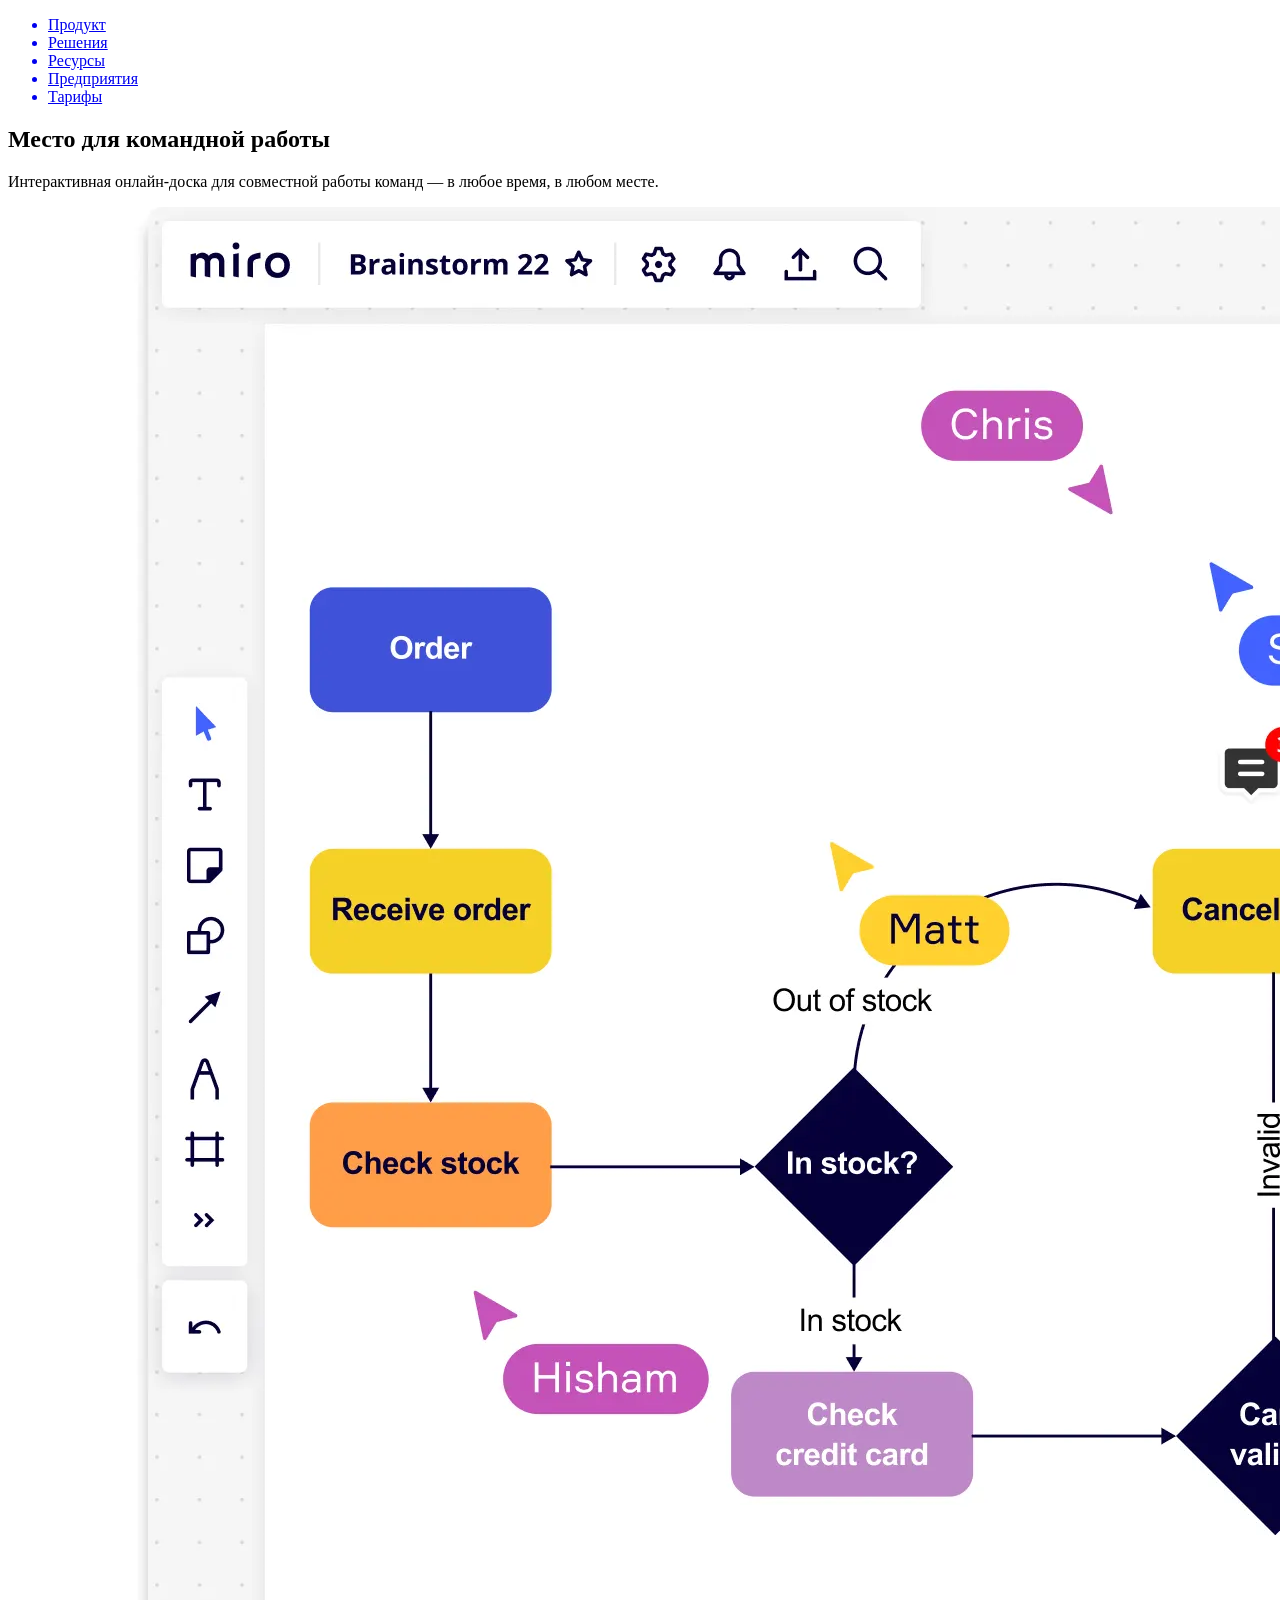
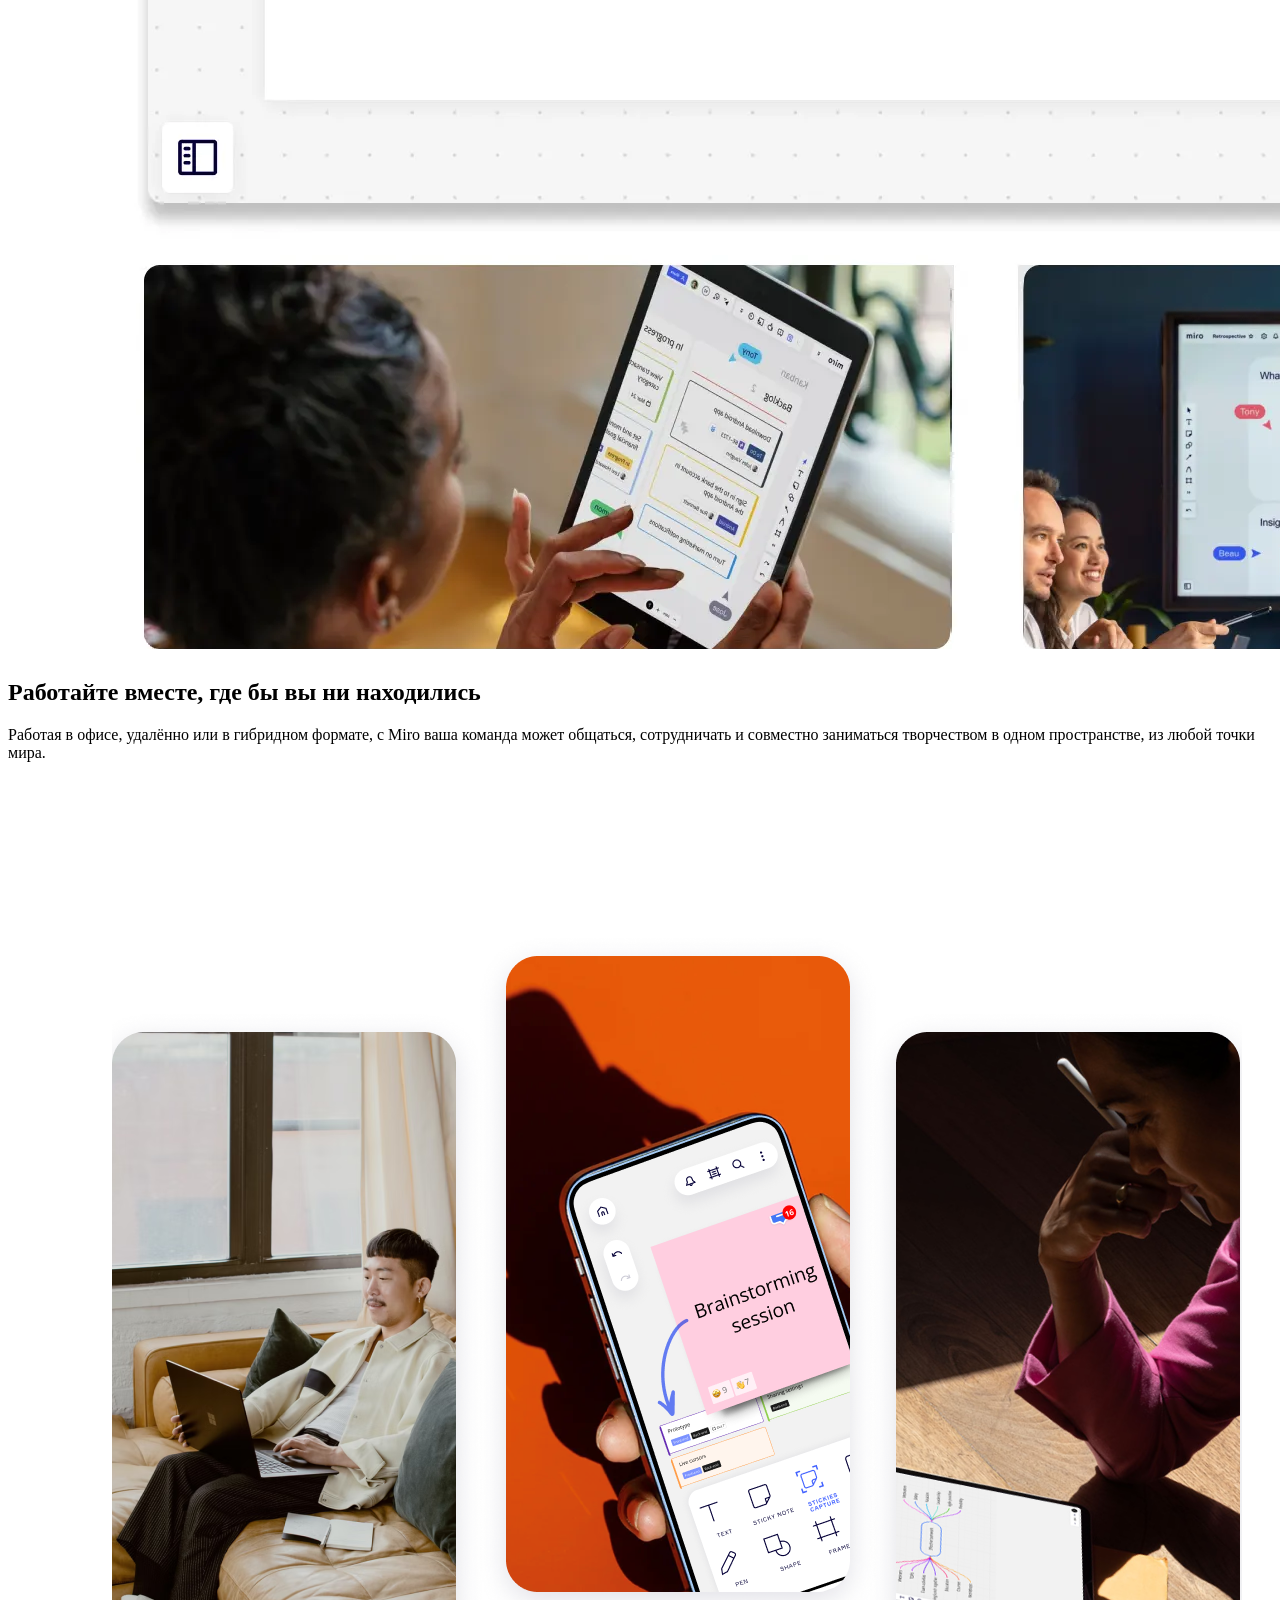
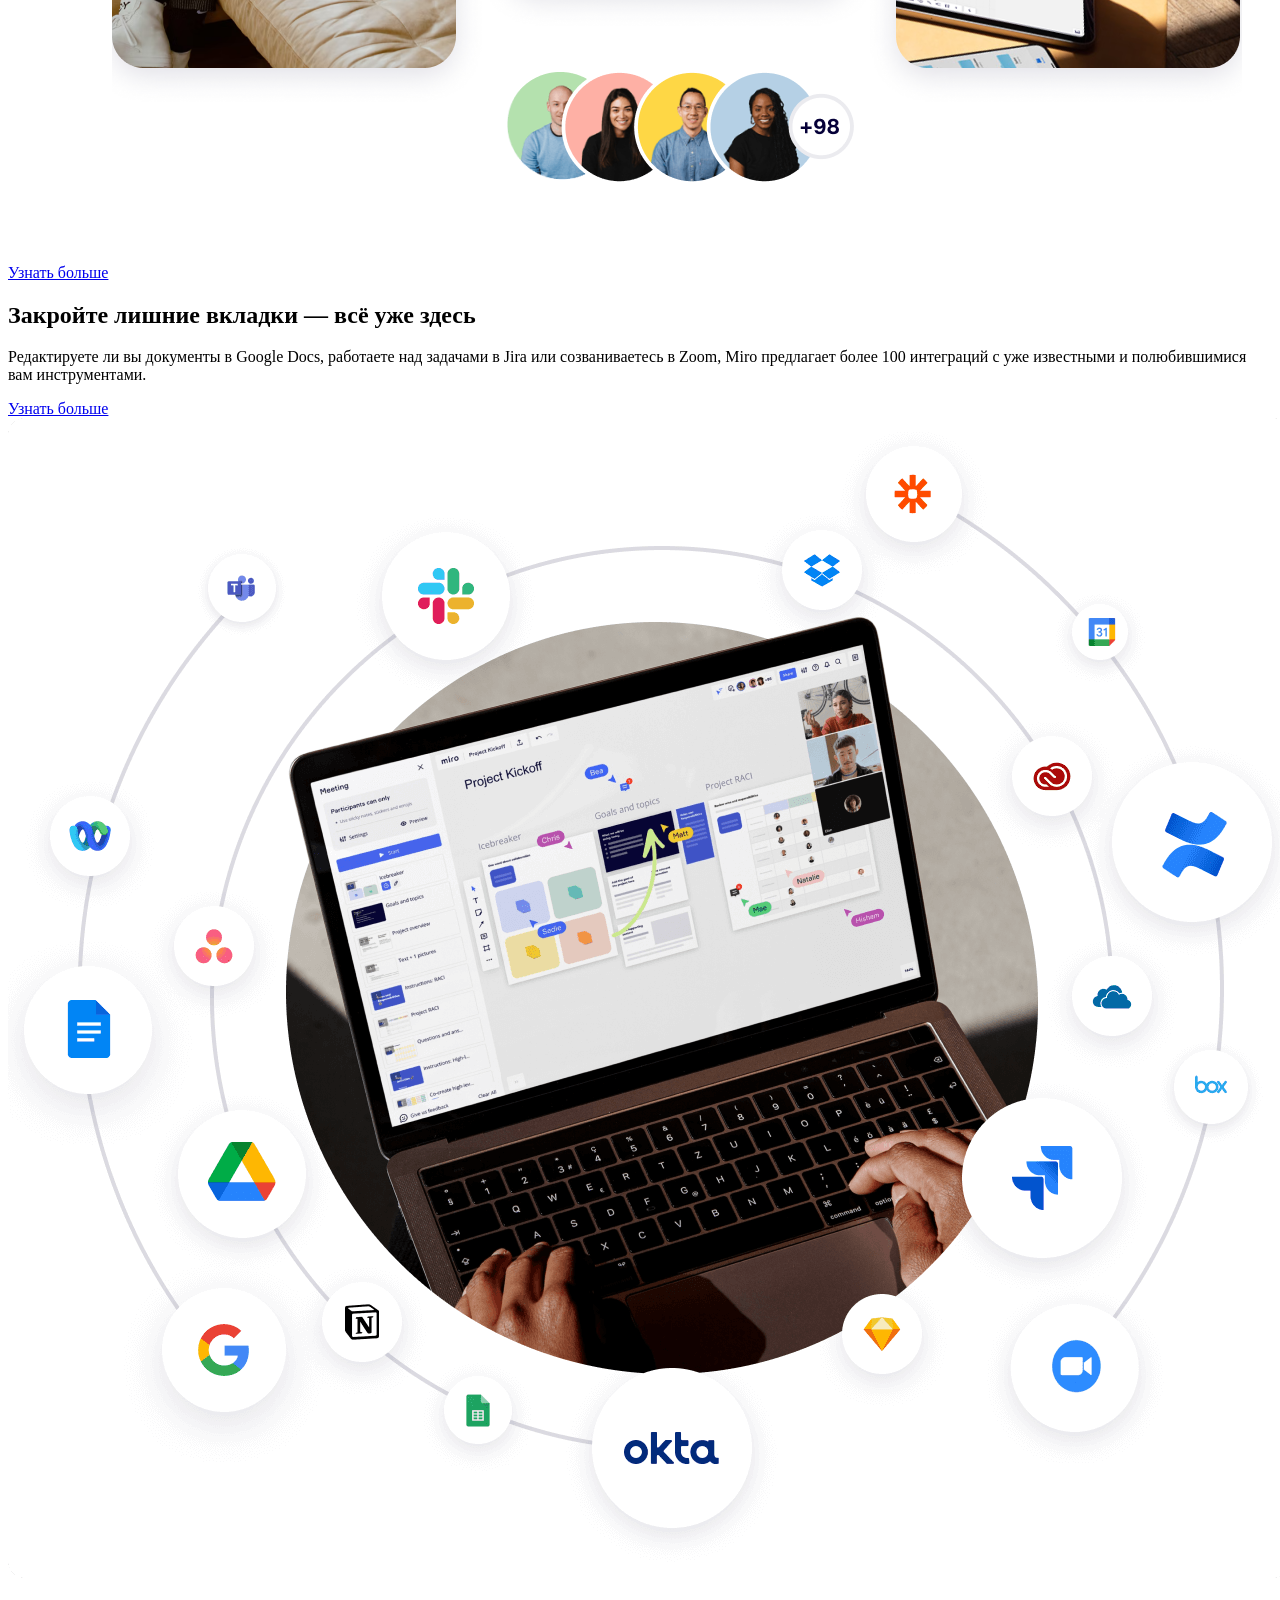
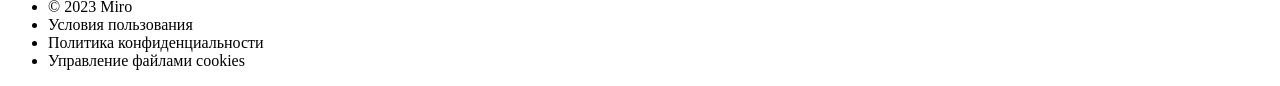
<file: index.html>
<!DOCTYPE html>
<html lang="en">
<head>
    <meta charset="UTF-8">
    <meta name="viewport" content="width=device-width, initial-scale=1.0">
    <title>Miro</title>
</head>
<body>
    <header>
        <nav>
            <ul>
                <a href="#"><li>Продукт</li></a>
                <a href="#"><li>Решения</li></a>
                <a href="#"><li>Ресурсы</li></a>
                <a href="#"><li>Предприятия</li></a>
                <a href="#"><li>Тарифы</li></a>
            </ul>
        </nav>
    </header>
    <main>
        <section>
            <h1>Место для командной работы</h1>
            <p>Интерактивная онлайн-доска для совместной работы команд — в любое время, в любом месте.</p>
            <form action="/register" method="get"></form>
            <img src="/img/section-1.png" alt="section-1">
        </section>
        <section>
            <h1>Работайте вместе, где бы вы ни находились</h1>
            <p>Работая в офисе, удалённо или в гибридном формате, с Miro ваша команда может общаться, сотрудничать и совместно заниматься творчеством в одном пространстве, из любой точки мира.</p>
            <a href="#">Узнать больше</a>
            <img src="/img/section-2.png" alt="section-2">
        </section>
        <section>
            <h1>Закройте лишние вкладки — всё уже здесь</h1>
            <p>Редактируете ли вы документы в Google Docs, работаете над задачами в Jira или созваниваетесь в Zoom, Miro предлагает более 100 интеграций с уже известными и полюбившимися вам инструментами.</p>
            <a href="#">Узнать больше</a>
            <img src="/img/section-3.png" alt="section-3">
        </section>
    </main>
    <footer>
        <ul>
            <li>© 2023 Miro</li>
            <li>Условия пользования</li>
            <li>Политика конфиденциальности</li>
            <li>Управление файлами cookies</li>
        </ul>
    </footer>
</body>
</html>
</file>
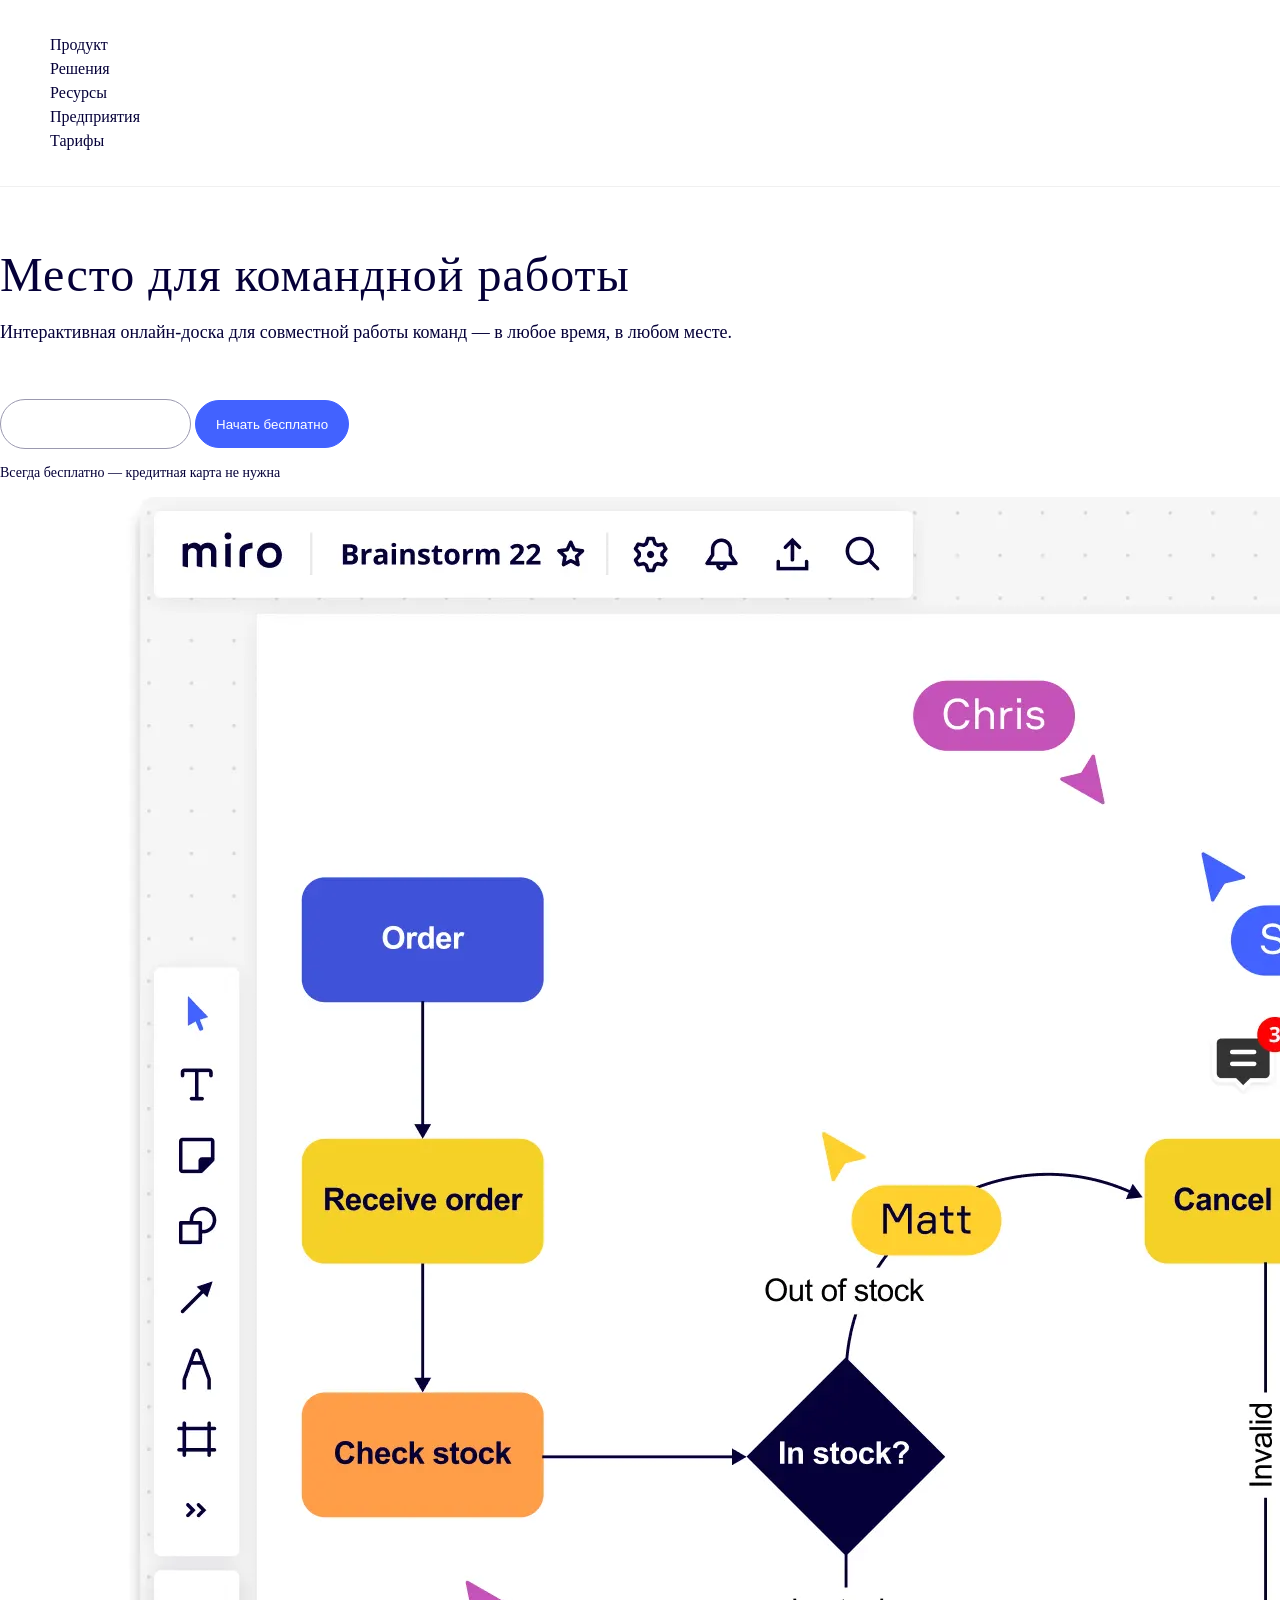
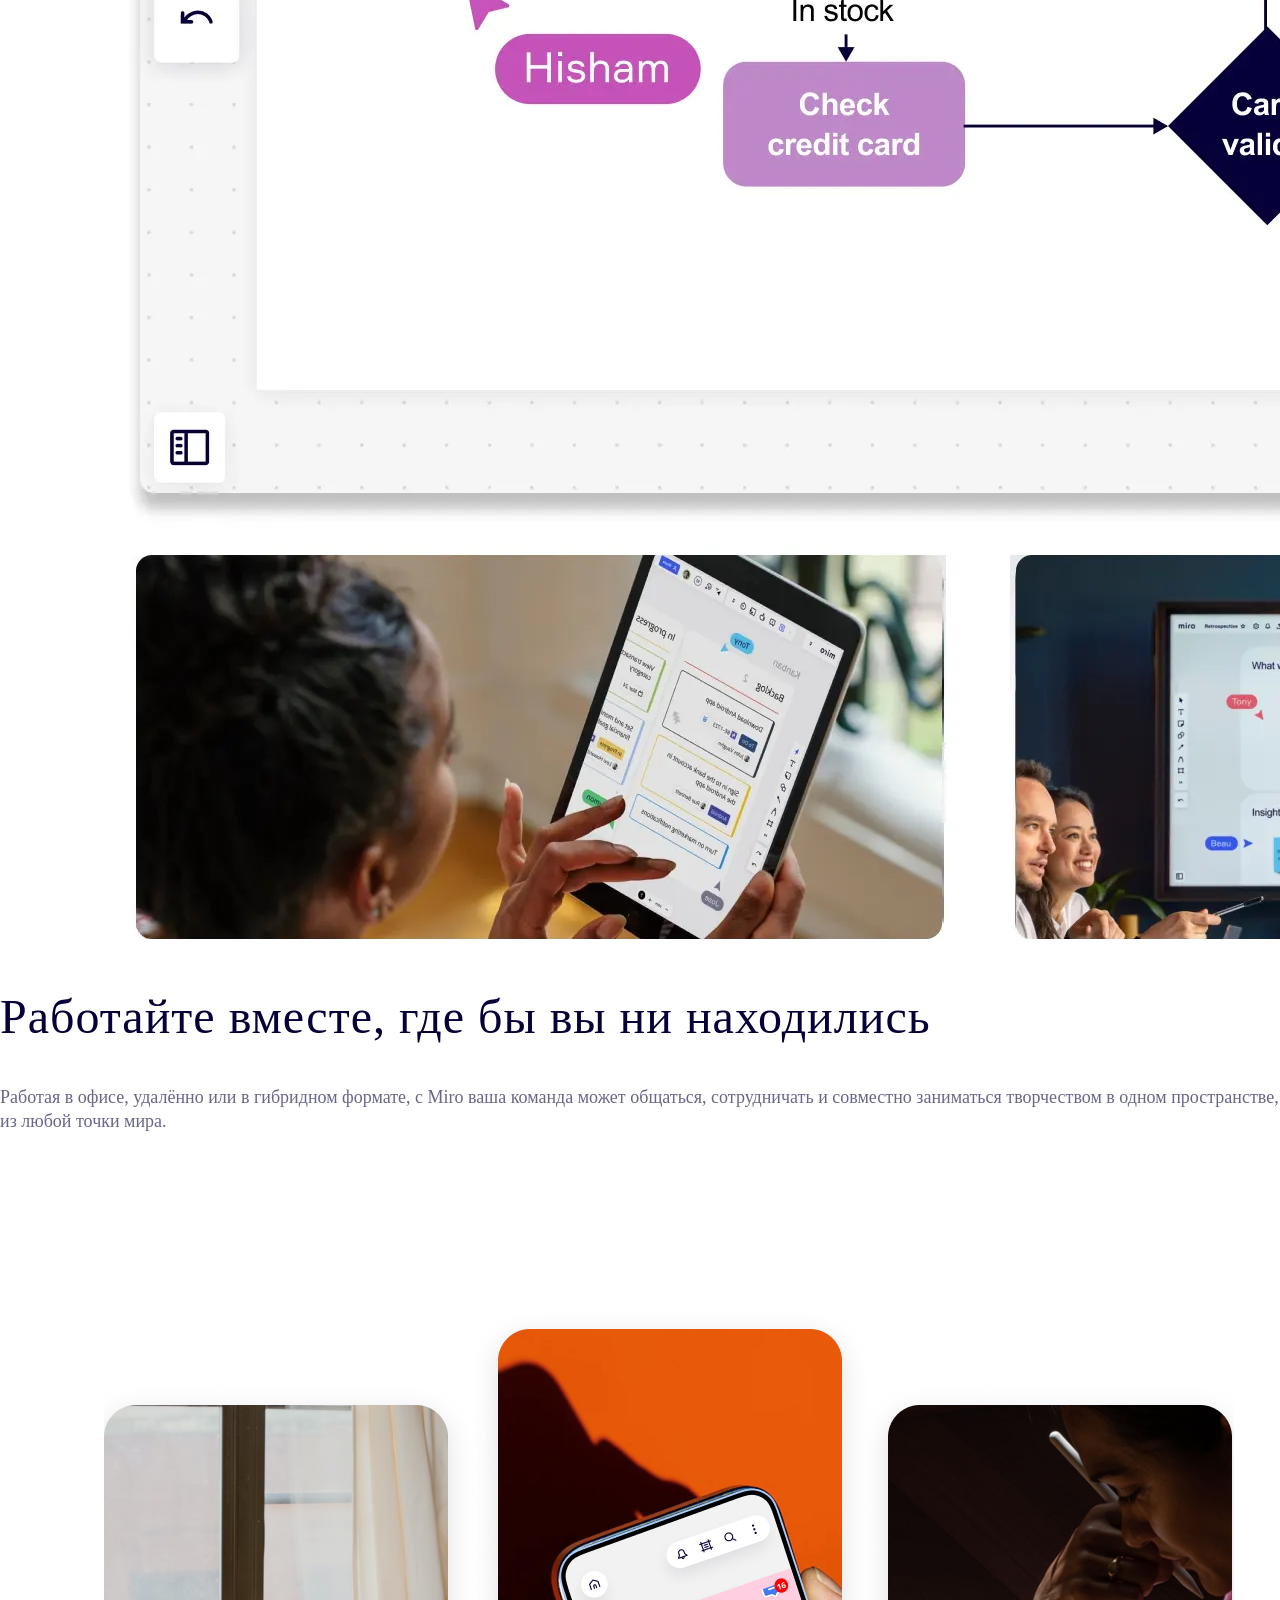
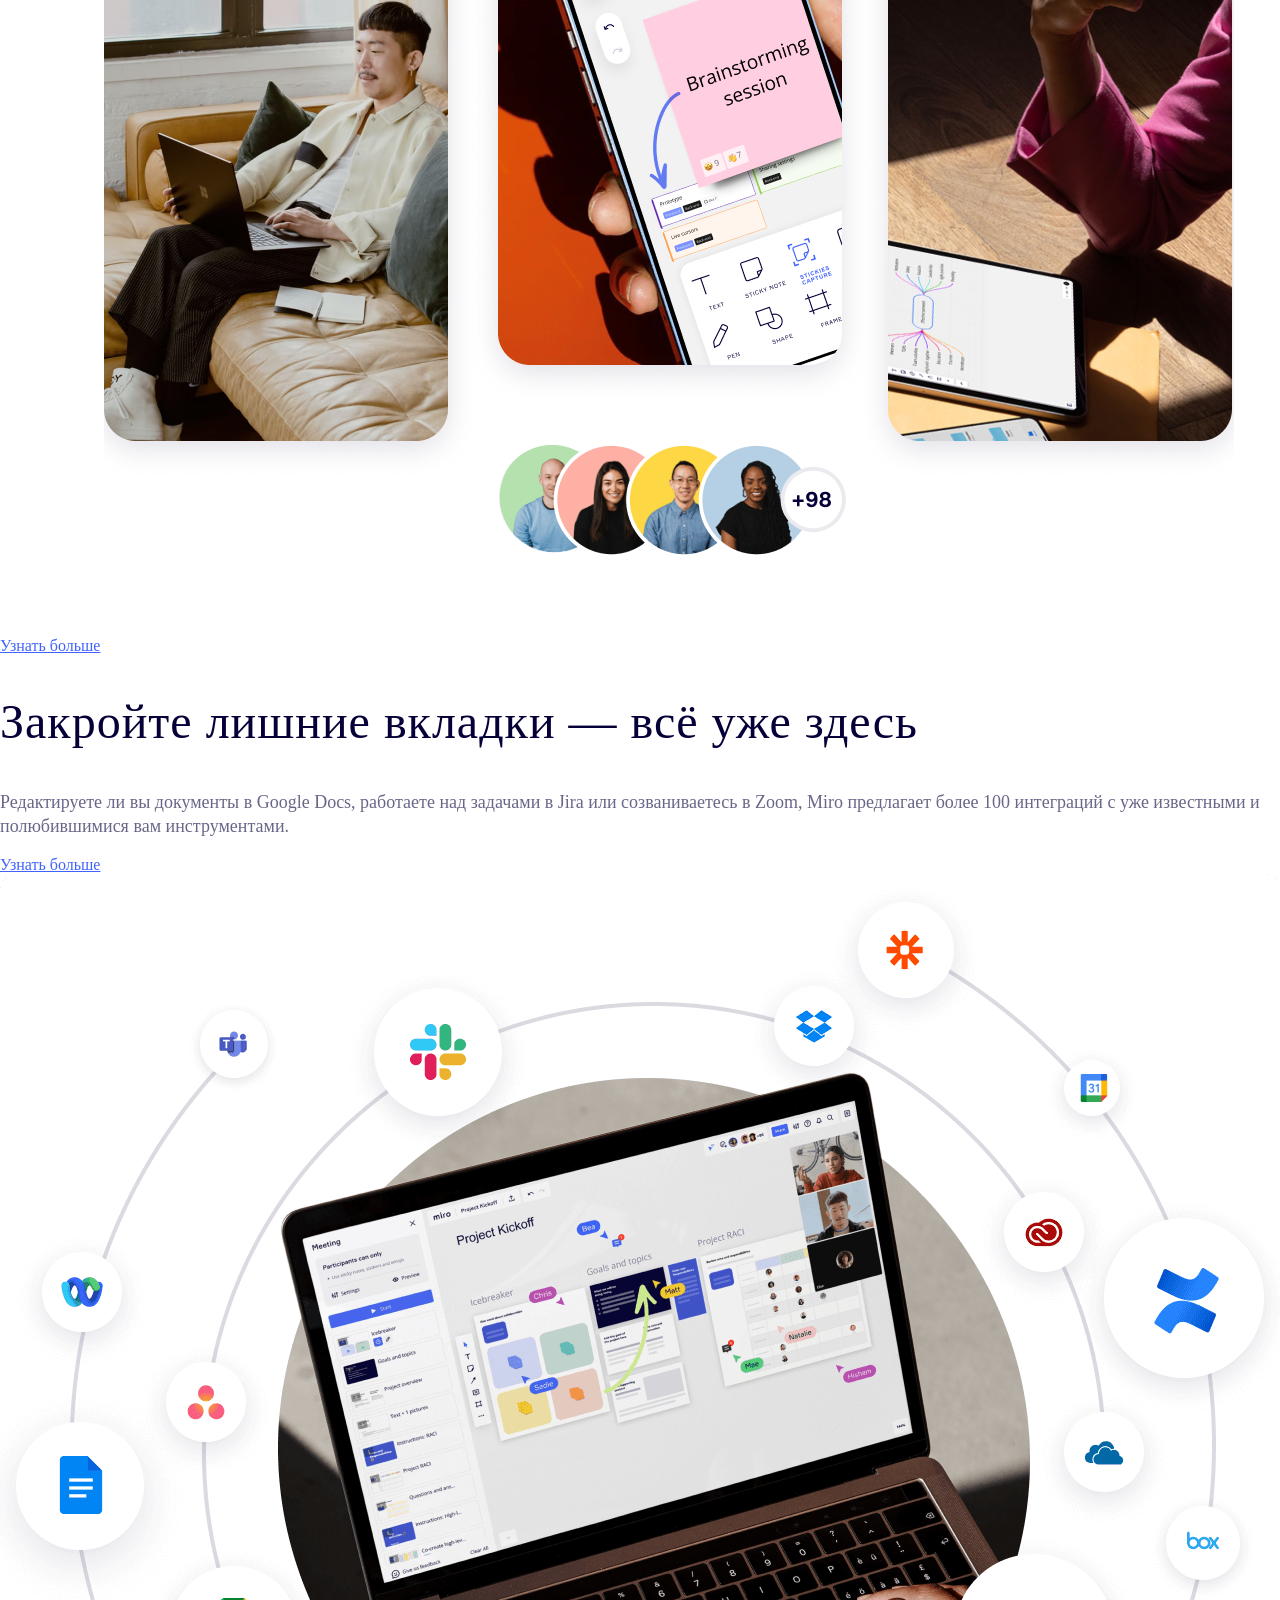
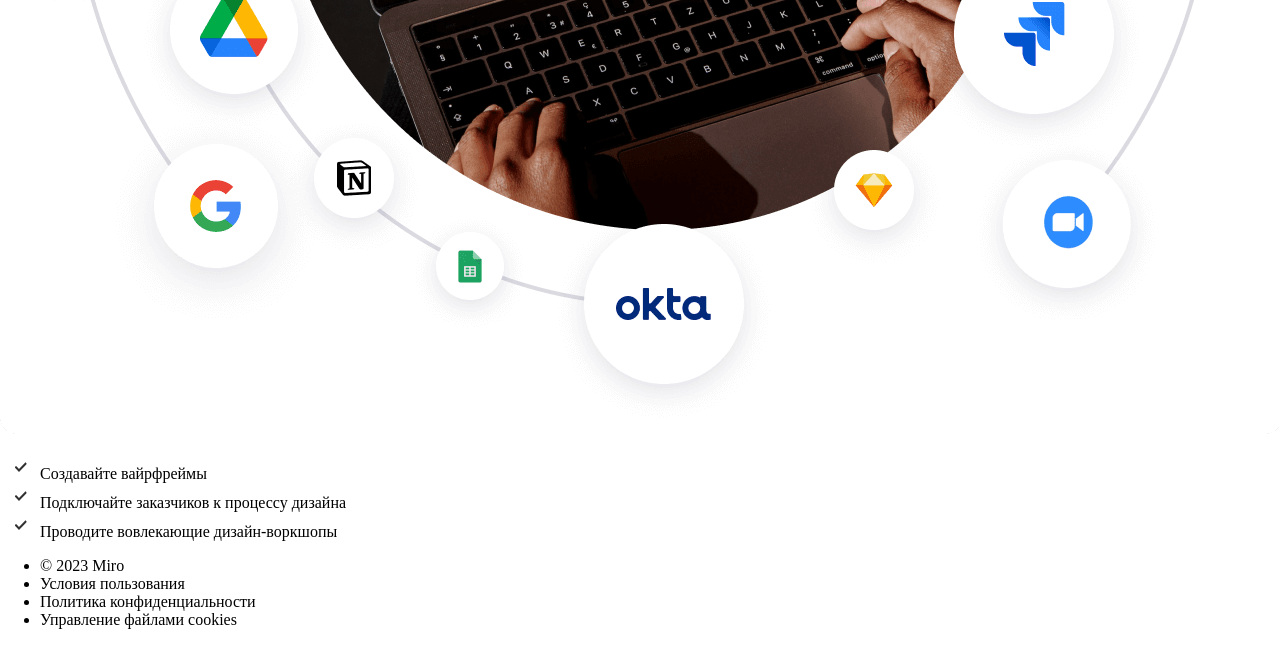
<file: 1-Miro/index.html>
<!DOCTYPE html>
<html lang="en">
<head>
    <meta charset="UTF-8">
    <meta name="viewport" content="width=device-width, initial-scale=1.0">
    <title>Miro</title>
    <link rel="stylesheet" href="/1-Miro/styles/styles.css">
</head>
<body>
    <header>
        <nav>
            <ul>
                <a href="#"><li>Продукт</li></a>
                <a href="#"><li>Решения</li></a>
                <a href="#"><li>Ресурсы</li></a>
                <a href="#"><li>Предприятия</li></a>
                <a href="#"><li>Тарифы</li></a>
            </ul>
        </nav>
    </header>
    <main>
        <section>
            <h1>Место для командной работы</h1>
            <p class="heroText">Интерактивная онлайн-доска для совместной работы команд — в любое время, в любом месте.</p>
            <form action="/register" method="get" class="heroForm">
                <input type="email" name="email" id="email">
                <button id="heroButton">Начать бесплатно</button>
            </form>
            <p>Всегда бесплатно — кредитная карта не нужна</p>
            <img src="/1-Miro/img/section-1.png" alt="section-1">
        </section>
        <section>
            <h2>Работайте вместе, где бы вы ни находились</h2>
            <p class="sectionText">Работая в офисе, удалённо или в гибридном формате, с Miro ваша команда может общаться, сотрудничать и совместно заниматься творчеством в одном пространстве, из любой точки мира.</p>
            <a href="#" class="link">Узнать больше</a>
            <img src="/1-Miro//img/section-2.png" alt="section-2">
        </section>
        <section>
            <h2>Закройте лишние вкладки — всё уже здесь</h2>
            <p class="sectionText">Редактируете ли вы документы в Google Docs, работаете над задачами в Jira или созваниваетесь в Zoom, Miro предлагает более 100 интеграций с уже известными и полюбившимися вам инструментами.</p>
            <a href="#" class="link">Узнать больше</a>
            <img src="/1-Miro//img/section-3.png" alt="section-3">
        </section>
    </main>
    <ul class="sectionList">
        <li>Создавайте вайрфреймы</li>
        <li>Подключайте заказчиков к процессу дизайна</li>
        <li>Проводите вовлекающие дизайн-воркшопы</li>
    </ul>
    <footer>
        <ul>
            <li>© 2023 Miro</li>
            <li>Условия пользования</li>
            <li>Политика конфиденциальности</li>
            <li>Управление файлами cookies</li>
        </ul>
    </footer>
</body>
</html>
</file>
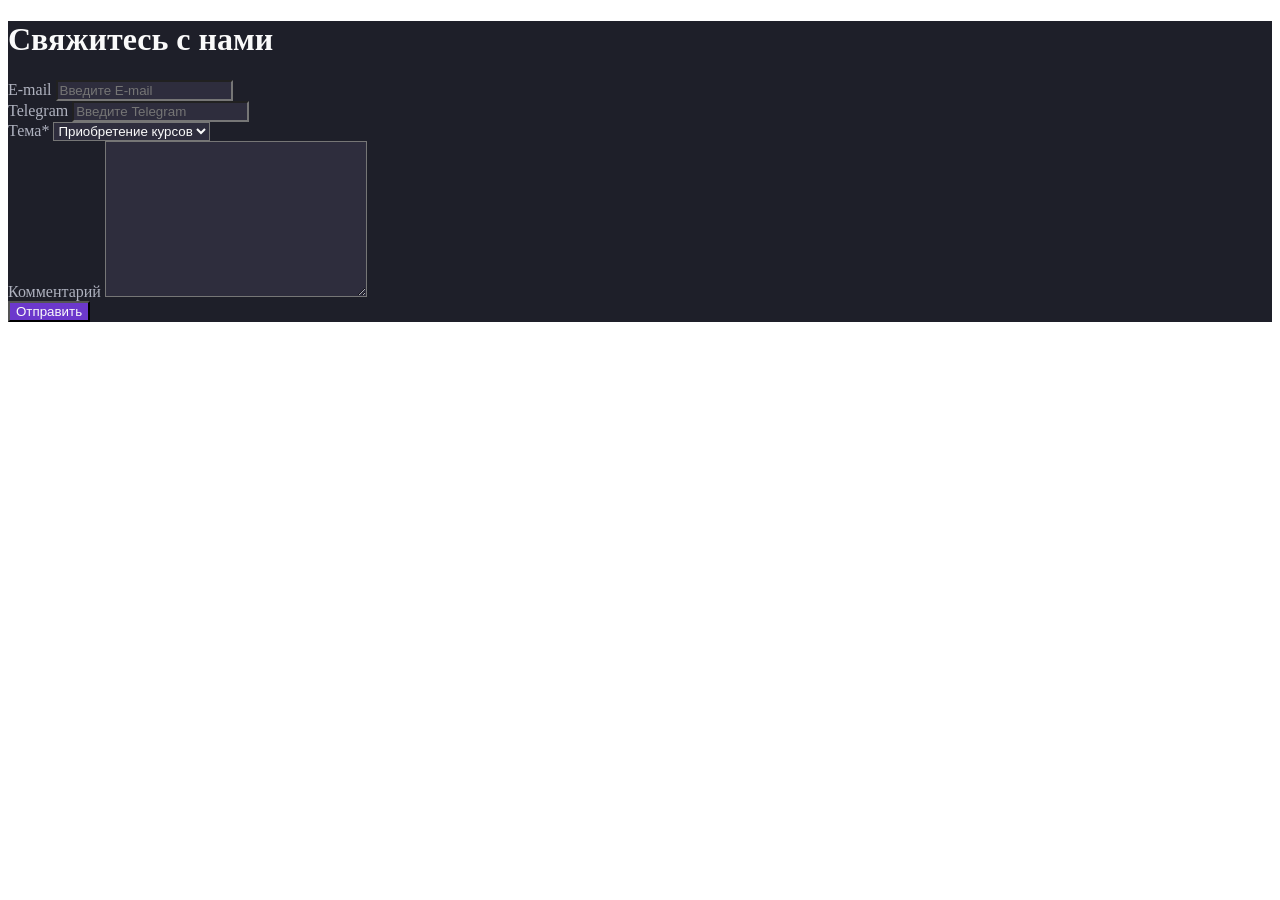
<file: demo.html>
<!DOCTYPE html>
<html lang="en">
<head>
    <meta charset="UTF-8">
    <meta name="viewport" content="width=device-width, initial-scale=1.0">
    <title>Demo</title>
    <link rel="stylesheet" href="/styles/style.css">
</head>
<body>
    <main>
        <h1>Свяжитесь с нами</h1>
        <form action="#">
            <div>
                <label for="email">E-mail</label>
                <input type="email" name="email" id="email" placeholder="Введите E-mail" required >

            </div>
            <div>
                <label for="telegram">Telegram</label>
                <input type="text" name="telegram" id="telegram" placeholder="Введите Telegram">
            </div>
            <div>
                <label for="topic">Тема*</label>
                <select name="topic" id="topic">
                    <option value="courses">Приобретение курсов</option>
                    <option value="feedback">Обратная связь</option>
                </select> 
            </div>
            <div>
                <label for="comment">Комментарий</label>
                <textarea name="comment" id="comment" cols="30" rows="10"></textarea>
            </div>
            <button>Отправить</button>
        </form>
    </main>
</body>
</html>
</file>
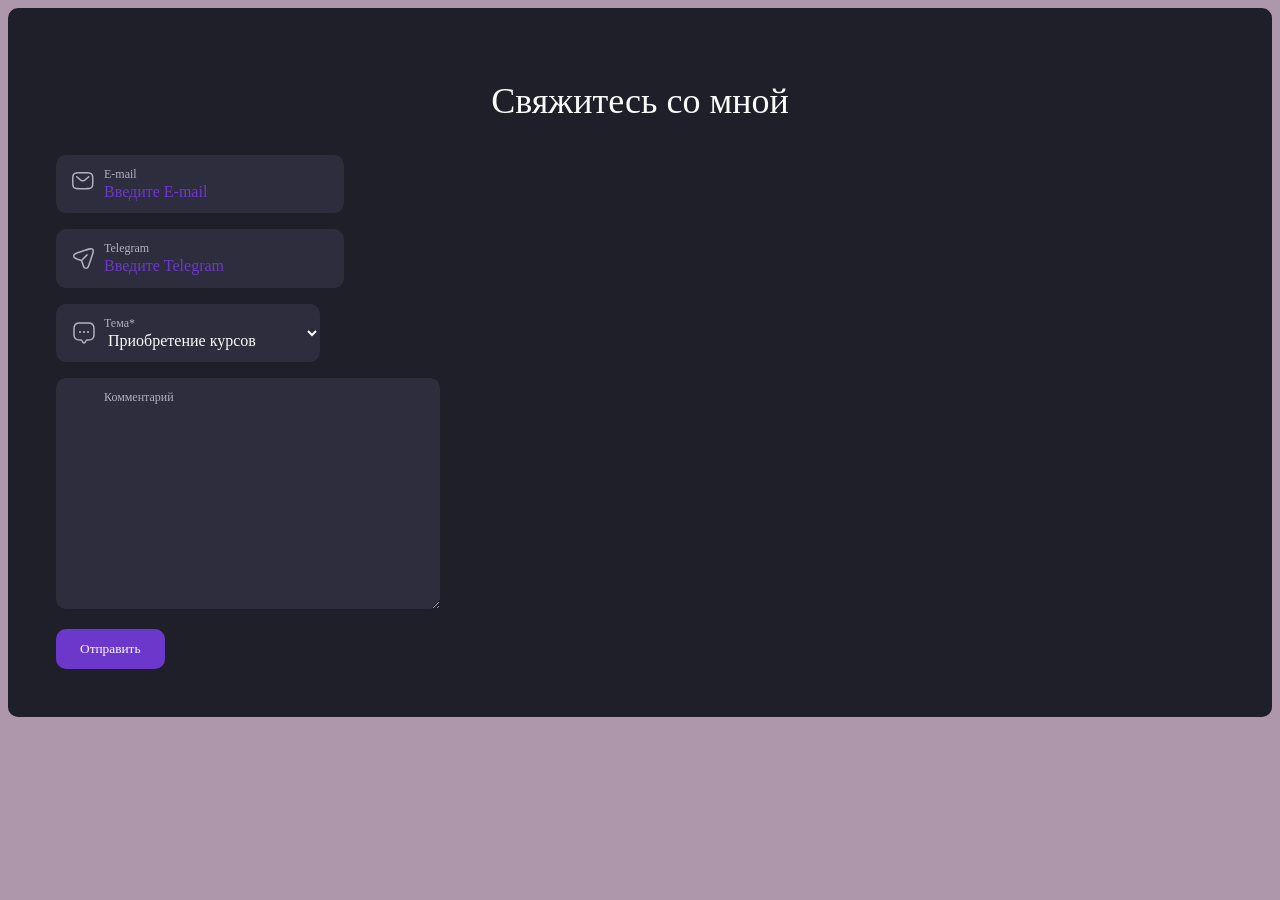
<file: 2-PurpleForms/demo.html>
<!DOCTYPE html>
<html lang="en">
<head>
    <meta charset="UTF-8">
    <meta name="viewport" content="width=device-width, initial-scale=1.0">
    <title>Demo</title>
    <link rel="stylesheet" href="/2-PurpleForms/styles/style.css">
</head>
<body>
    <main>
        <h1>Свяжитесь со мной</h1>
        <form action="#">
            <div class="field">
                <img src="./images/Vector.svg" alt="иконка сообщения" srcset="">
                <label for="email">E-mail</label>
                <input type="email" name="email" id="email" placeholder="Введите E-mail" required >

            </div>
            <div class="field">
                <img src="./images/telegram.svg" alt="иконка телеграм" srcset="">
                <label for="telegram">Telegram</label>
                <input type="text" name="telegram" id="telegram" placeholder="Введите Telegram">
            </div>
            <div class="field">
                <img src="./images/topic.svg" alt="иконка диалога" srcset="">
                <label for="topic">Тема*</label>
                <select name="topic" id="topic">
                    <option value="courses">Приобретение курсов</option>
                    <option value="feedback">Обратная связь</option>
                </select> 
            </div>
            <div class="field">
                <label for="comment">Комментарий</label>
                <textarea name="comment" id="comment" cols="30" rows="10"></textarea>
            </div>
            <button>Отправить</button>
        </form>
    </main>
</body>
</html>
</file>
<file: 1-Miro/styles/styles.css>
body {
    margin: 0;
}

nav {
    padding: 33px 50px;
    border-bottom: solid 1px #F0F0F0;
    margin-bottom: 60px;
}

nav ul {
    list-style: none;
    padding: 0;
    margin: 0;
    
}

#heroButton {
    background-color: #4262FF;
    color: #FFFFFF;
}

#heroButton:active {
    color:#ff424b
}

.heroForm input:focus {
    background-color: #ee790b;
}

.link {
    color: #4262FF;
    text-decoration: underline;
}

.link:hover {
    color: #ff424b;
}

h1 {
    margin: 0 0 17px 0;
}

h1, h2 {
    font-family: Roboto;
    font-weight: 400;
    font-style: Regular;
    font-size: 48px;
    line-height: 56px;
    letter-spacing: 1px;
    color: #050038;
}

p{
    font-family: Roboto;
    font-weight: 400;
    font-style: Regular;
    font-size: 18px;
    line-height: 24px;
    letter-spacing: 0%;
}

.heroForm + p {
    font-family: Roboto;
    font-weight: 400;
    font-style: Regular;
    font-size: 14px;
    line-height: 20px;
    letter-spacing: 0%;
    color: #050038;
    margin-bottom: 8px 0 52px 0;
}

.heroForm input {
    border-radius: 32px;
    border: 1px solid #9B99AF; 
    height: 38px;
    padding: 5px 10px; 
}

.heroForm button {
    border-radius: 32px;
    border: 1px solid #4262FF;
    height: 48px;
    padding: 10px 20px;
}

.heroForm {
   
}

.heroText {
    color: #050038;
    margin: 0 0 55px 0;
}

.sectionText {
    color: #05003899
}

header a {
font-family: Roboto;
font-weight: 400;
font-style: Regular;
font-size: 16px;
line-height: 24px;
letter-spacing: 0%;
text-decoration: none;
color: #050038;
}

.sectionList {
    list-style-image: url('/1-Miro/img/sectionList.svg');
}
</file>
<file: styles/style.css>
main {
    background: #1E1F29;
}

h1 {
    color: #FAFAFA;
}

input, select, textarea {
    background: #2E2D3D;
    color: #FAFAFA;
}

label {
    color: #AFB2BF;
}

button {
    background: #6C38CC;
    color: #FAFAFA;
}
</file>
<file: 2-PurpleForms/styles/style.css>
body {
    background-color: #af97ab;
}
main {
    background-color: #1E1F29;
    opacity: 1;
    border-radius: 10px;
    padding: 48px;
}
/* form {
    
} */

h1 {
    color: #FAFAFA;
    text-align: center;
    font-family: Fira Sans;
    font-weight: 400;
    font-size: 36px;
    line-height: 120%;
    letter-spacing: 0%;
    margin-bottom: 32px;
}

.field {
    margin-bottom: 16px;
    position: relative;
}

.field img {
    position: absolute;
    top: 17px;
    left: 16px;
}

input, select, textarea {
    background: #2E2D3D;
    color: #FAFAFA;
    font-family: Fira Sans;
    font-weight: 400;
    font-style: Regular;
    font-size: 16px;
    line-height: 120%;
    letter-spacing: 0%;
    padding: 27px 48px 12px;
    border-radius: 10px;
    border: none;

}

input::placeholder, 
select::placeholder, 
textarea::placeholder {
    color: #6C38CC;
    font-size: 16px
}

label {
    color: #AFB2BF;
    position: absolute;
    top: 12px;
    left: 48px;
    font-family: Fira Sans;
    font-weight: 400;
    font-style: Regular;
    font-size: 12px;
    line-height: 120%;
    letter-spacing: 0%;
    color: #AFB2BF;
}

button {
    background: #6C38CC;
    color: #FAFAFA;
    border-radius: 10px;
    border: none;
    padding: 12px 24px;
    font-family: Fira Sans;
    font-weight: 400;
    font-style: Regular;
    line-height: 120%;
    letter-spacing: 0%;
    text-align: center;

}



/* input[type="email"] {
    background-color: aqua;
} */
</file>
